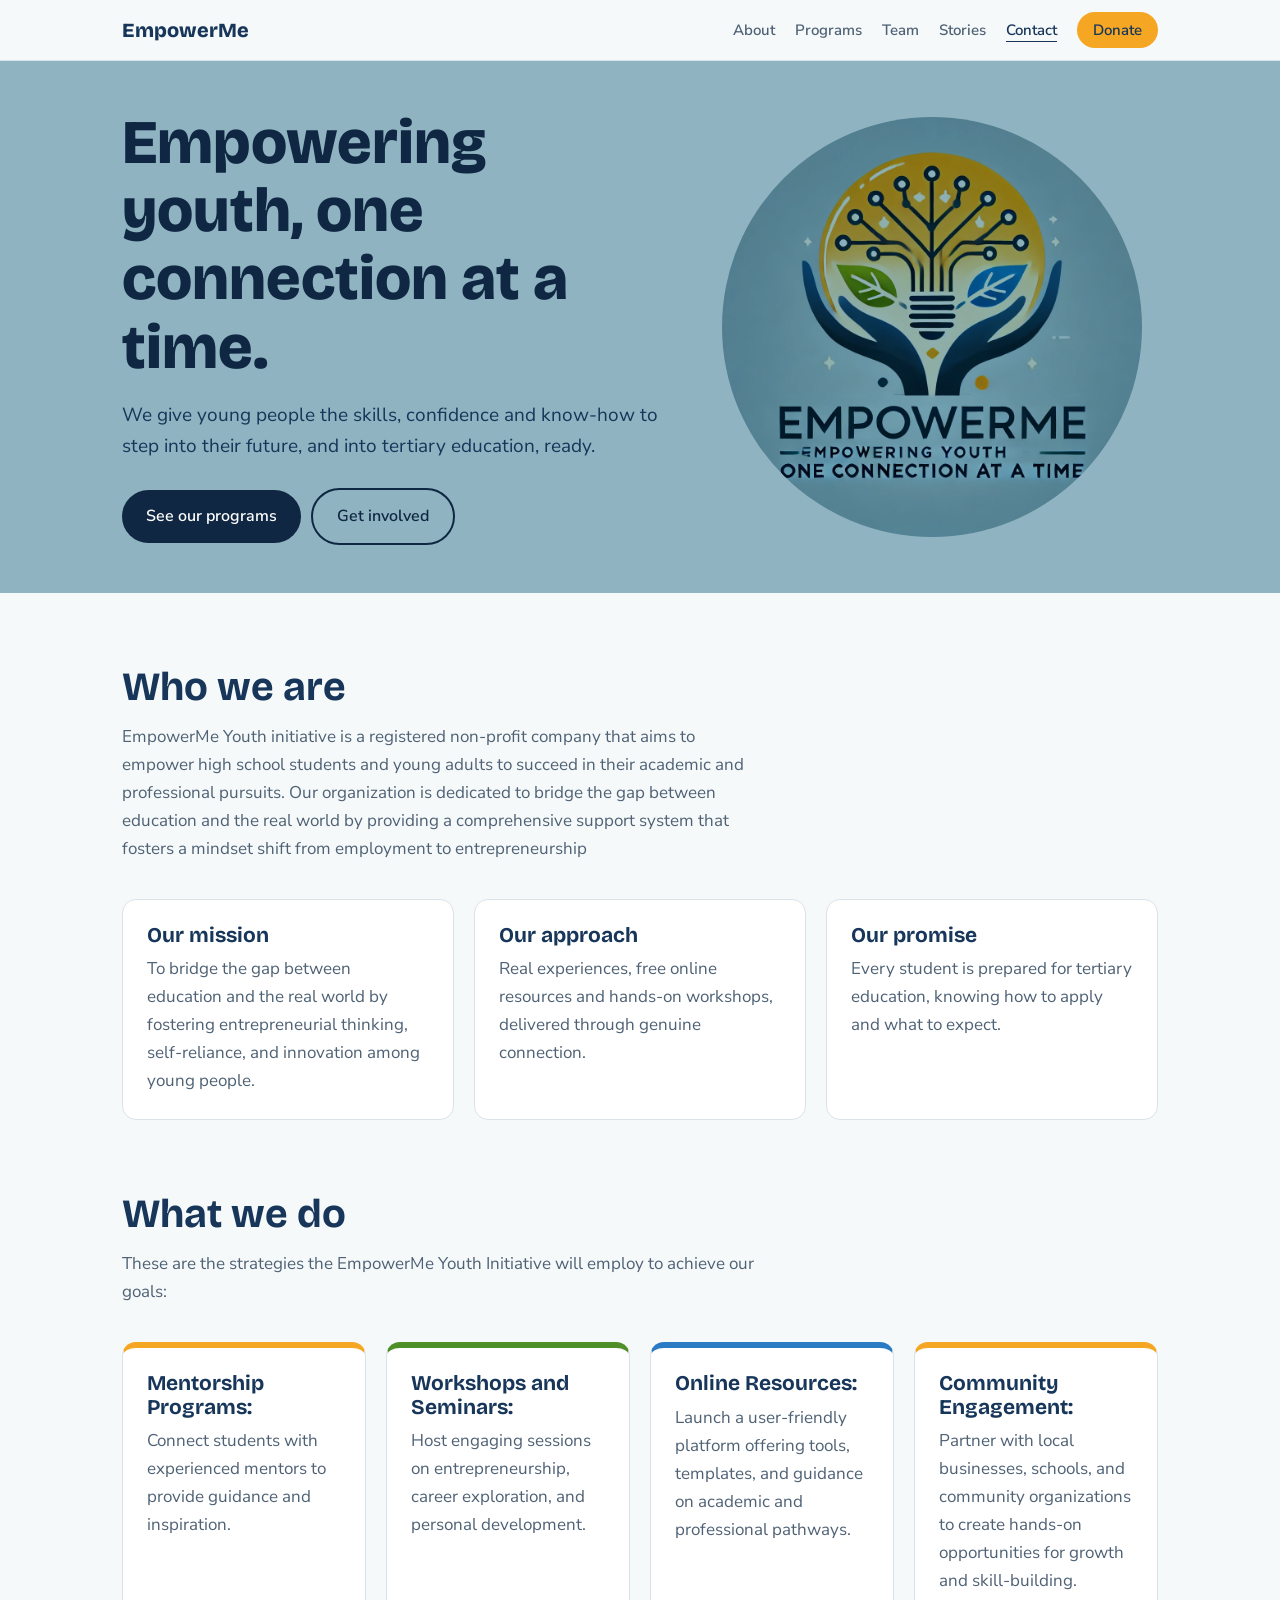
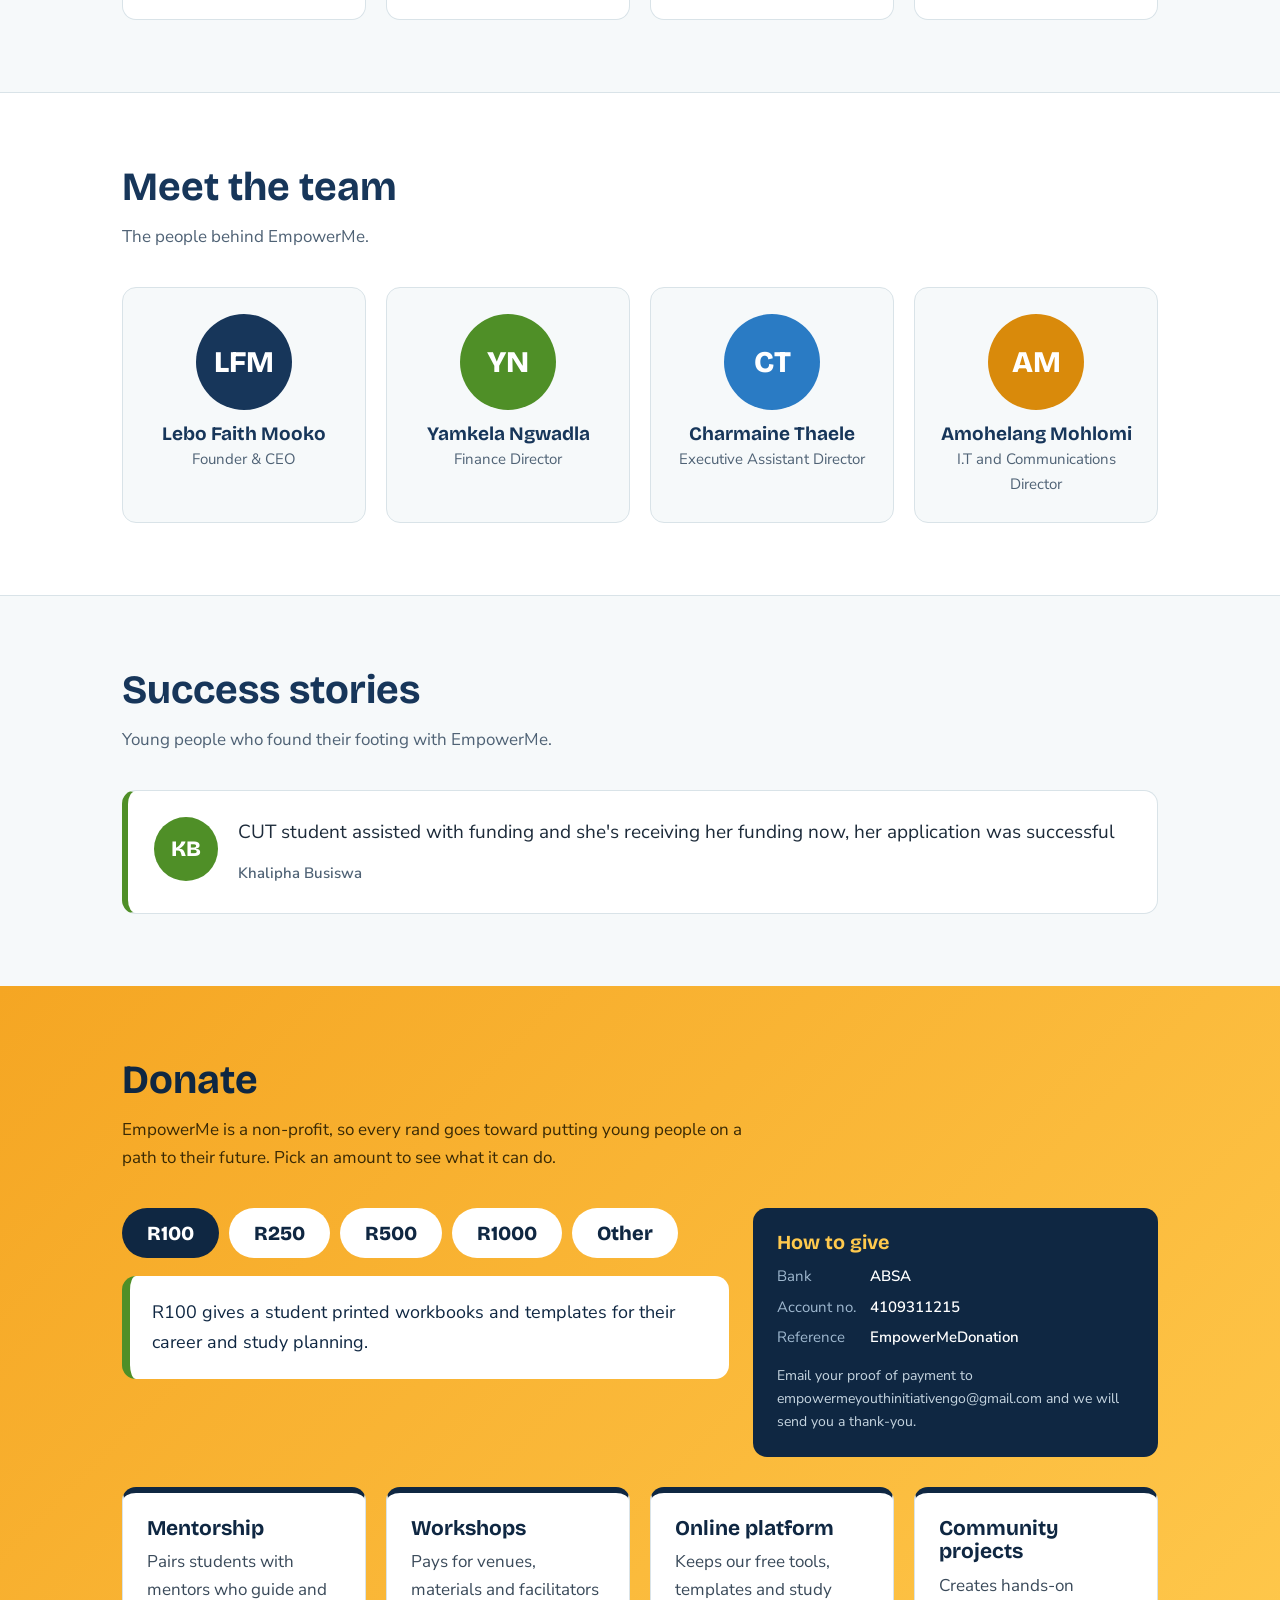
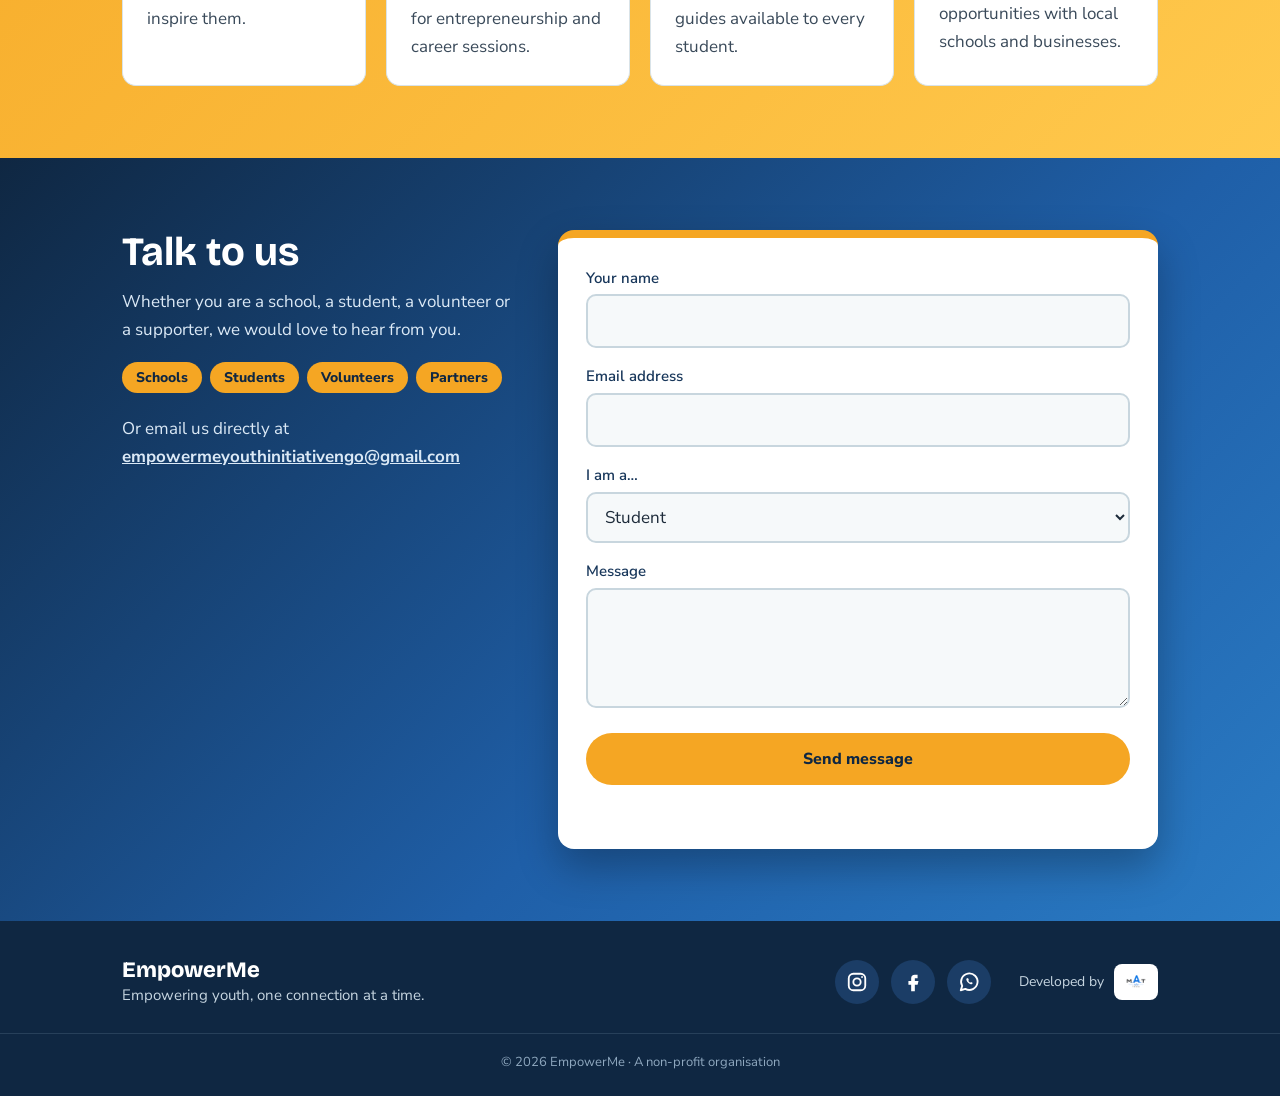
<file: index.html>
<!DOCTYPE html>
<html lang="en">
<head>
<meta charset="utf-8">
<meta name="viewport" content="width=device-width, initial-scale=1, viewport-fit=cover">
<title>EmpowerMe – Empowering youth, one connection at a time</title>
<link rel="preconnect" href="https://fonts.googleapis.com">
<link href="https://fonts.googleapis.com/css2?family=Bricolage+Grotesque:wght@600;800&family=Nunito+Sans:wght@400;600&display=swap" rel="stylesheet">
<link rel="stylesheet" href="css/style.css">
<link rel="icon" type="image/png" href="assets/favicon.png">

    <!-- For Apple devices -->
    <link rel="apple-touch-icon" href="assets/favicon.png">
</head>
<body>
<header><div class="wrap"><a class="brand" href="#top">EmpowerMe</a>
<nav aria-label="Main"><a href="#about">About</a><a href="#programs">Programs</a><a href="#team">Team</a><a href="#stories">Stories</a><a href="#join">Contact</a><a class="nav-donate" href="#donate">Donate</a></nav></div></header>

<main id="top">
<div class="hero"><div class="wrap">
<div><h1>Empowering youth, one connection at a time.</h1>
<p>We give young people the skills, confidence and know-how to step into their future, and into tertiary education, ready.</p>
<a class="btn" href="#programs">See our programs</a><a class="btn alt" href="#join">Get involved</a></div>
<img src="assets/logo.jpg" alt="EmpowerMe logo: two hands holding a light bulb shaped like a tree">
</div></div>

<section id="about"><div class="wrap">
<h2>Who we are</h2>
<p class="lead">EmpowerMe Youth initiative is a registered non-profit company that aims to empower high school
    students and young adults to succeed in their academic and professional pursuits. Our
    organization is dedicated to bridge the gap between education and the real world by providing a
    comprehensive support system that fosters a mindset shift from employment to entrepreneurship</p>
<div class="grid">
<div class="card"><h3>Our mission</h3><p>To bridge the gap between education and the real world by fostering entrepreneurial thinking,
    self-reliance, and innovation among young people.</p></div>
<div class="card"><h3>Our approach</h3><p>Real experiences, free online resources and hands-on workshops, delivered through genuine connection.</p></div>
<div class="card"><h3>Our promise</h3><p>Every student is prepared for tertiary education, knowing how to apply and what to expect.</p></div>
</div></div></section>

<section id="programs" class="programs" style="padding-top:0"><div class="wrap">
<h2>What we do</h2>
<p class="lead">These are the strategies the EmpowerMe Youth Initiative will employ to achieve our goals:</p>
<div class="grid">
<div class="card"><h3>Mentorship Programs:</h3><p>Connect students with experienced mentors to provide guidance
    and inspiration.</p></div>
<div class="card"><h3>Workshops and Seminars:</h3><p>Host engaging sessions on entrepreneurship, career
    exploration, and personal development.</p></div>
<div class="card"><h3>Online Resources:</h3><p>Launch a user-friendly platform offering tools, templates, and
    guidance on academic and professional pathways.</p></div>
<div class="card"><h3>Community Engagement:</h3><p>Partner with local businesses, schools, and community
    organizations to create hands-on opportunities for growth and skill-building.</p></div>
</div></div></section>

<section id="team" class="team"><div class="wrap">
<h2>Meet the team</h2>
<p class="lead">The people behind EmpowerMe.</p>
<div class="grid">
<div class="member"><div class="avatar" style="background:#17365a">LFM</div><h3>Lebo Faith Mooko</h3><p class="role">Founder &amp; CEO</p></div>
<div class="member"><div class="avatar" style="background:#4f8f27">YN</div><h3>Yamkela Ngwadla</h3><p class="role">Finance Director</p></div>
<div class="member"><div class="avatar" style="background:#2a7bc4">CT</div><h3>Charmaine Thaele</h3><p class="role">Executive Assistant Director</p></div>
<div class="member"><div class="avatar" style="background:#d98a0b">AM</div><h3>Amohelang Mohlomi</h3><p class="role">I.T and Communications Director</p></div>
</div></div></section>

<section id="stories"><div class="wrap">
<h2>Success stories</h2>
<p class="lead">Young people who found their footing with EmpowerMe.</p>
<div class="stories">
<article class="story"><div class="avatar" style="background:#4f8f27">KB</div><div><blockquote>CUT student assisted with funding and she's receiving her funding now, her application was successful</blockquote><cite>Khalipha Busiswa</cite></div></article>
<!-- <article class="story"><div class="avatar" style="background:#2a7bc4">CD</div><div><blockquote>“Add a story about a workshop or excursion that changed how a student sees their future.”</blockquote><cite>Student name, school or university</cite></div></article>
<article class="story"><div class="avatar" style="background:#d98a0b">EF</div><div><blockquote>“Add a story about someone who used the online resources to prepare for tertiary education.”</blockquote><cite>Student name, school or university</cite></div></article> -->
</div></div></section>

<section id="donate" class="donate"><div class="wrap">
<h2>Donate</h2>
<p class="lead">EmpowerMe is a non-profit, so every rand goes toward putting young people on a path to their future. Pick an amount to see what it can do.</p>
<div class="donate-cols">
<div>
<div class="tiers" role="group" aria-label="Donation amount">
<button class="tier" data-amount="100" aria-pressed="true">R100</button>
<button class="tier" data-amount="250" aria-pressed="false">R250</button>
<button class="tier" data-amount="500" aria-pressed="false">R500</button>
<button class="tier" data-amount="1000" aria-pressed="false">R1000</button>
<button class="tier" data-amount="other" aria-pressed="false">Other</button>
</div>
<div class="impact" id="impact" aria-live="polite">R100 gives a student printed workbooks and templates for their career and study planning.</div>
</div>
<div class="bank">
<h3>How to give</h3>
<dl>
<dt>Bank</dt><dd>ABSA</dd>
<dt>Account no.</dt><dd>4109311215</dd>
<dt>Reference</dt><dd>EmpowerMeDonation</dd>
</dl>
<p>Email your proof of payment to empowermeyouthinitiativengo@gmail.com and we will send you a thank-you.</p>
</div>
</div>
<div class="grid helps">
<div class="card"><h3>Mentorship</h3><p>Pairs students with mentors who guide and inspire them.</p></div>
<div class="card"><h3>Workshops</h3><p>Pays for venues, materials and facilitators for entrepreneurship and career sessions.</p></div>
<div class="card"><h3>Online platform</h3><p>Keeps our free tools, templates and study guides available to every student.</p></div>
<div class="card"><h3>Community projects</h3><p>Creates hands-on opportunities with local schools and businesses.</p></div>
</div>
</div></section>

<section id="join" class="join"><div class="wrap">
    <div class="join-cols">
    <div class="join-info">
    <h2>Talk to us</h2>
    <p class="lead" style="margin-bottom:18px">Whether you are a school, a student, a volunteer or a supporter, we would love to hear from you.</p>
    <span class="pill">Schools</span><span class="pill">Students</span><span class="pill">Volunteers</span><span class="pill">Partners</span>
    <p style="margin-top:14px">Or email us directly at <a href="mailto:empowermeyouthinitiativengo@gmail.com"><strong>empowermeyouthinitiativengo@gmail.com</strong></a></p>
    </div>
    <form id="contact-form">
    <input type="checkbox" name="botcheck" style="display:none" tabindex="-1" autocomplete="off">
    <label for="name">Your name</label>
    <input id="name" name="name" required autocomplete="name">
    <label for="email">Email address</label>
    <input id="email" name="email" type="email" required autocomplete="email">
    <label for="role">I am a…</label>
    <select id="role" name="role">
    <option>Student</option><option>School</option><option>Volunteer</option><option>Supporter</option><option>Business or partner</option>
    </select>
    <label for="message">Message</label>
    <textarea id="message" name="message" required></textarea>
    <button class="btn" type="submit">Send message</button>
    <p class="status" id="status" role="status"></p>
    </form>
</div>
</div></section>
</main>
<footer>
<div class="wrap foot">
<div class="foot-brand"><strong>EmpowerMe</strong><span>Empowering youth, one connection at a time.</span></div>
<div class="socials" aria-label="Follow EmpowerMe">
<a href="https://www.instagram.com/empowerme_youthinitiative?stkn=Zmg2c2U1a2M3anBh&utm_source=qr" target="_blank" rel="noopener" aria-label="Instagram"><svg viewBox="0 0 24 24" fill="none" stroke="currentColor" stroke-width="2"><rect x="3" y="3" width="18" height="18" rx="5"/><circle cx="12" cy="12" r="4"/><circle cx="17.5" cy="6.5" r="1" fill="currentColor" stroke="none"/></svg></a>
<a href="https://www.facebook.com/profile.php?id=61581754281388" target="_blank" rel="noopener" aria-label="Facebook"><svg viewBox="0 0 24 24" fill="currentColor"><path d="M14 8h3V4h-3a4 4 0 0 0-4 4v3H7v4h3v7h4v-7h3l1-4h-4V8z"/></svg></a>
<a href="https://whatsapp.com/channel/0029Vb2mcPVHwXb9QNMVHc0o" target="_blank" rel="noopener" aria-label="WhatsApp channel"><svg viewBox="0 0 24 24"><path d="M3 21l1.6-4.8A9 9 0 1 1 8 19.5L3 21z" fill="none" stroke="currentColor" stroke-width="2" stroke-linejoin="round"/><path d="M9 8.5c0 3 3 6 6 6l1.2-1.5-2-1-1 .7a4 4 0 0 1-2-2l.7-1-1-2L9 8.5z" fill="currentColor"/></svg></a>
</div>
<div class="dev">Developed by <img src="assets/mat_logo_no_background.png" alt="M.A.T Tech Logo" class="site-logo"></div>
</div>
<p class="copy">© <span id="year">2025</span> EmpowerMe · A non-profit organisation</p>
</footer>

<script src="js/script.js"></script>
</body>
</html>
</file>
<file: css/style.css>
:root{--navy:#17365a;--paper:#f6f9fa;--card:#fff;--ink:#1d2b3a;--muted:#4f6275;--sun:#f5a623;--leaf:#4f8f27;--blue:#2a7bc4;--line:#d9e3e8;
    box-sizing:border-box;padding-top:env(safe-area-inset-top,0px);padding-bottom:env(safe-area-inset-bottom,0px)}
    html{scroll-padding-top:70px;scroll-behavior:smooth}
    *{box-sizing:border-box}
    body{margin:0;background:var(--paper);color:var(--ink);font:400 17px/1.65 "Nunito Sans",system-ui,sans-serif}
    h1,h2,h3{font-family:"Bricolage Grotesque","Trebuchet MS",sans-serif;color:var(--navy);line-height:1.1;margin:0}
    a{color:inherit}
    :focus-visible{outline:3px solid var(--sun);outline-offset:3px}
    .wrap{max-width:1080px;margin:0 auto;padding:0 22px}
    header{position:sticky;top:0;z-index:5;background:var(--paper);border-bottom:1px solid var(--line)}
    header .wrap{display:flex;align-items:center;justify-content:space-between;height:60px}
    .brand{font:800 20px "Bricolage Grotesque",sans-serif;color:var(--navy);text-decoration:none}
    nav{display:flex;align-items:center;gap:20px;font-weight:600;font-size:15px}
    nav a{text-decoration:none;color:var(--muted)}nav a:hover{color:var(--navy)}
    nav a.nav-donate{background:var(--sun);color:#17365a;padding:6px 16px;border-radius:999px}
    .hero{background:#8fb3c0;color:#17365a}
    .hero .wrap{display:grid;grid-template-columns:1.1fr .9fr;gap:30px;align-items:center;padding-top:48px;padding-bottom:48px}
    .hero h1{font-size:clamp(36px,6vw,62px);font-weight:800;color:#0f2742}
    .hero p{font-size:19px;max-width:30em;margin:18px 0 26px;color:#17365a}
    .hero img{width:100%;max-width:420px;justify-self:center;display:block;border-radius:50%;mix-blend-mode:multiply}
    .btn{display:inline-block;background:#0f2742;color:#fff;padding:13px 24px;border-radius:999px;font-weight:600;text-decoration:none;margin-right:10px;border:0;font-size:16px;font-family:inherit;cursor:pointer}
    .btn.alt{background:transparent;color:#0f2742;border:2px solid #0f2742}
    section{padding:72px 0}
    section h2{font-size:clamp(28px,4vw,40px);margin-bottom:14px}
    .lead{max-width:38em;color:var(--muted);margin:0 0 36px}
    .grid{display:grid;gap:20px;grid-template-columns:repeat(auto-fit,minmax(230px,1fr))}
    .card{background:var(--card);border:1px solid var(--line);border-radius:14px;padding:24px}
    .programs .card{border-top:6px solid var(--sun)}
    .programs .card:nth-child(2){border-top-color:var(--leaf)}
    .programs .card:nth-child(3){border-top-color:var(--blue)}
    .card h3{font-size:21px;margin-bottom:8px}
    .card p{margin:0;color:var(--muted)}
    .team{background:var(--card);border-block:1px solid var(--line)}
    .member{text-align:center;background:var(--paper);border:1px solid var(--line);border-radius:14px;padding:26px 18px}
    .avatar{width:96px;height:96px;border-radius:50%;margin:0 auto 14px;display:grid;place-items:center;font:800 30px "Bricolage Grotesque",sans-serif;color:#fff}
    .member h3{font-size:19px}
    .member .role{color:var(--muted);font-size:15px;margin:2px 0 0}
    .stories{display:grid;gap:22px}
    .story{display:grid;grid-template-columns:auto 1fr;gap:20px;background:var(--card);border:1px solid var(--line);border-left:6px solid var(--leaf);border-radius:14px;padding:26px}
    .story:nth-child(2){border-left-color:var(--blue)}.story:nth-child(3){border-left-color:var(--sun)}
    .story .avatar{width:64px;height:64px;font-size:22px;margin:0}
    .story blockquote{margin:0 0 10px;font-size:19px;color:var(--ink)}
    .story cite{font-style:normal;font-weight:600;color:var(--muted);font-size:15px}
    
    /* Donate: warm and bright */
    .donate{background:linear-gradient(135deg,#f5a623 0%,#ffc94d 100%)}
    .donate h2,.donate h3{color:#0f2742}
    .donate .lead{color:#3a2a05}
    .tiers{display:flex;flex-wrap:wrap;gap:10px;margin:0 0 18px}
    .tier{background:#fff;color:#0f2742;border:3px solid transparent;border-radius:999px;padding:10px 22px;font:800 20px "Bricolage Grotesque",sans-serif;cursor:pointer}
    .tier[aria-pressed="true"]{background:#0f2742;color:#fff}
    .impact{background:#fff;border-radius:14px;padding:22px;font-size:18px;color:#0f2742;min-height:96px;border-left:8px solid #4f8f27}
    .donate-cols{display:grid;grid-template-columns:1.2fr .8fr;gap:24px;align-items:start}
    .bank{background:#0f2742;color:#fff;border-radius:14px;padding:24px}
    .bank h3{color:#ffc94d;margin-bottom:10px}
    .bank dl{margin:0;display:grid;grid-template-columns:auto 1fr;gap:6px 14px;font-size:15px}
    .bank dt{color:#9fb8cf}.bank dd{margin:0;font-weight:600}
    .bank p{font-size:14px;color:#c6d5e0;margin:14px 0 0}
    .helps{margin-top:30px}
    .helps .card{border-top:6px solid #0f2742}
    .helps .card p{color:#3a4a5a}
    
    /* Contact: deep and vivid */
    .join{background:linear-gradient(135deg,#0f2742 0%,#1f5fa8 60%,#2a7bc4 100%);color:#fff}
    .join h2{color:#fff}
    .join .lead{color:#dbe9f6}
    .join-cols{display:grid;grid-template-columns:.8fr 1.2fr;gap:36px;align-items:start}
    .join-info p{color:#dbe9f6;margin:0 0 12px}
    .join-info .pill{display:inline-block;background:#f5a623;color:#0f2742;font-weight:800;border-radius:999px;padding:4px 14px;margin:0 8px 8px 0;font-size:14px}
    form{background:#fff;border-radius:16px;padding:28px;box-shadow:0 18px 40px rgba(0,0,0,.28);border-top:8px solid #f5a623}
    label{display:block;font-weight:600;color:#17365a;font-size:15px;margin:0 0 4px}
    input,select,textarea{width:100%;font:inherit;color:#1d2b3a;background:#f6f9fa;border:2px solid #c8d6de;border-radius:10px;padding:11px 13px;margin-bottom:16px}
    input:focus,select:focus,textarea:focus{border-color:#2a7bc4;outline:0;background:#fff}
    textarea{min-height:120px;resize:vertical}
    form .btn{background:#f5a623;color:#0f2742;font-weight:800;width:100%;margin:0;padding:15px}
    form .btn:hover{background:#ffb83d}
    .status{margin:12px 0 0;font-weight:600;color:#2f6b12;min-height:1.4em}
    footer{background:#0f2742;color:#c6d5e0;padding:36px 0 22px;font-size:15px}
    .foot{display:grid;grid-template-columns:1fr auto auto;gap:28px;align-items:center}
    .foot-brand strong{display:block;font:800 22px "Bricolage Grotesque",sans-serif;color:#fff}
    .socials{display:flex;gap:12px}
    .socials a{width:44px;height:44px;border-radius:50%;display:grid;place-items:center;background:#1b3d66;color:#fff;transition:.15s}
    .socials a:hover{background:#f5a623;color:#0f2742}
    .socials svg{width:22px;height:22px}
    .dev{display:flex;align-items:center;gap:10px;font-size:14px}
    .dev img{height:36px;width:auto;display:block;background:#fff;border-radius:8px;padding:4px 8px}
    .copy{text-align:center;margin:26px 0 0;padding-top:18px;border-top:1px solid #27405a;font-size:13px;color:#8fa8bf}
    @media(max-width:760px){.foot{grid-template-columns:1fr;justify-items:start}}
    @media(max-width:760px){.hero .wrap,.donate-cols,.join-cols{grid-template-columns:1fr}.hero img{max-width:300px;order:-1}nav{gap:10px;font-size:13px}nav a:nth-child(-n+2){display:none}.story{grid-template-columns:1fr}}
</file>
